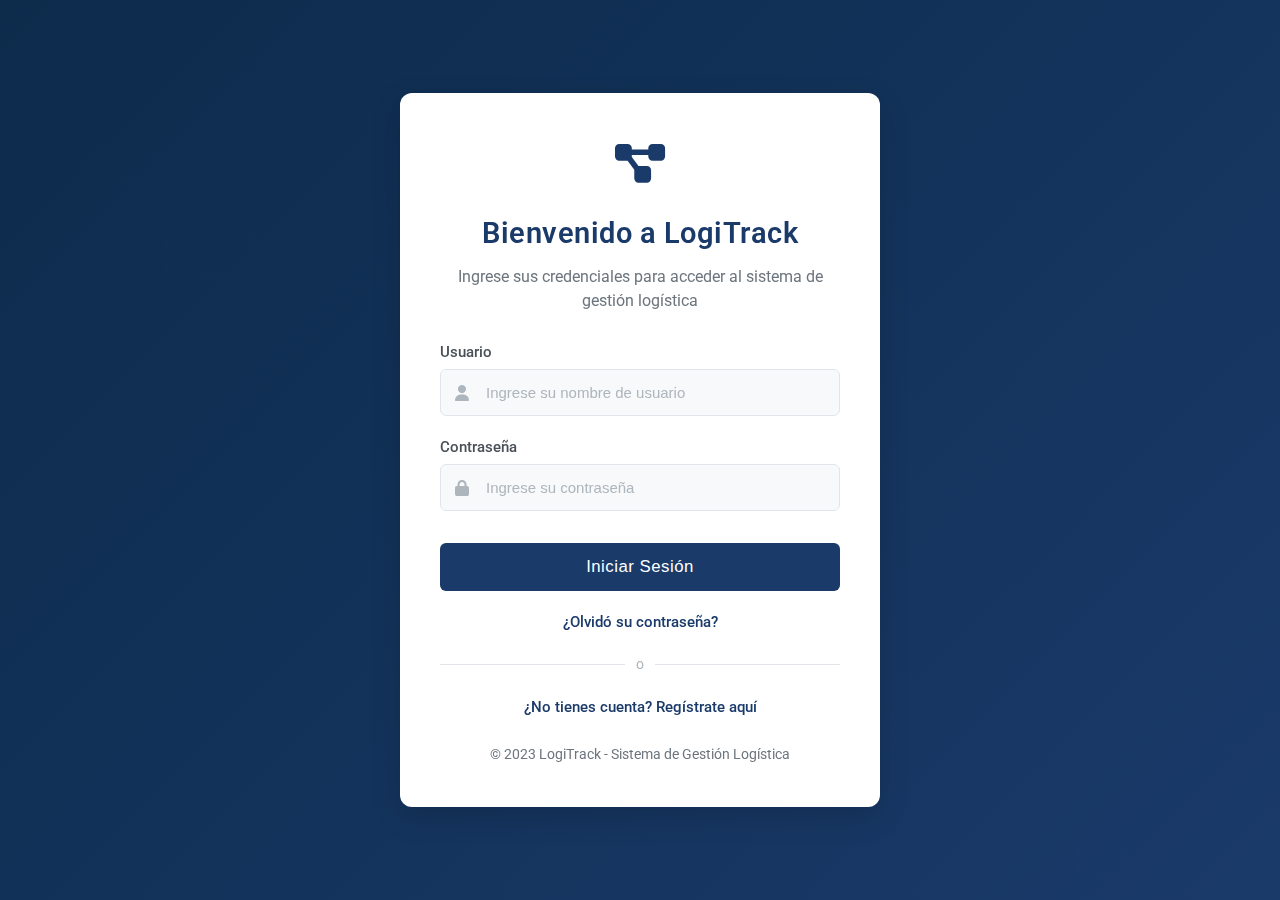
<file: login.html>
<!DOCTYPE html>
<html lang="es">
<head>
    <meta charset="UTF-8">
    <meta name="viewport" content="width=device-width, initial-scale=1.0">
    <title>LogiTrack - Iniciar Sesión</title>
    <link href="https://fonts.googleapis.com/css2?family=Roboto:wght@300;400;500;600;700&display=swap" rel="stylesheet">
    <link rel="stylesheet" href="https://cdnjs.cloudflare.com/ajax/libs/font-awesome/6.4.0/css/all.min.css">
    <link rel="stylesheet" href="css/login.css">
</head>
<body>
    <!-- Elementos decorativos de fondo -->
    <div class="background-elements" id="backgroundElements"></div>
    
    <div class="login-container">
        <div class="logo">
            <i class="fas fa-project-diagram"></i>
        </div>
        <h2>Bienvenido a LogiTrack</h2>
        <p>Ingrese sus credenciales para acceder al sistema de gestión logística</p>
        
        <form class="login-form" id="loginForm">
            <div class="input-group">
                <label for="username">Usuario</label>
                <div class="input-container">
                    <input type="text" id="username" name="username" required placeholder="Ingrese su nombre de usuario">
                    <i class="input-icon fas fa-user"></i>
                </div>
            </div>
            <div class="input-group">
                <label for="password">Contraseña</label>
                <div class="input-container">
                    <input type="password" id="password" name="password" required placeholder="Ingrese su contraseña">
                    <i class="input-icon fas fa-lock"></i>
                </div>
            </div>
            <button type="button" id="loginButton">Iniciar Sesión</button>
        </form>

        <div class="forgot-password">
            <a href="#">¿Olvidó su contraseña?</a>
        </div>
        
        <div class="separator">o</div>
        
        <div class="forgot-password">
            <a href="register.html">¿No tienes cuenta? Regístrate aquí</a>
        </div>
        
        <div class="copyright">
            &copy; 2023 LogiTrack - Sistema de Gestión Logística
        </div>
    </div>

    <script src="js/background-elements.js"></script>
    <script src="js/login.js"></script>
</body>
</html>
</file>
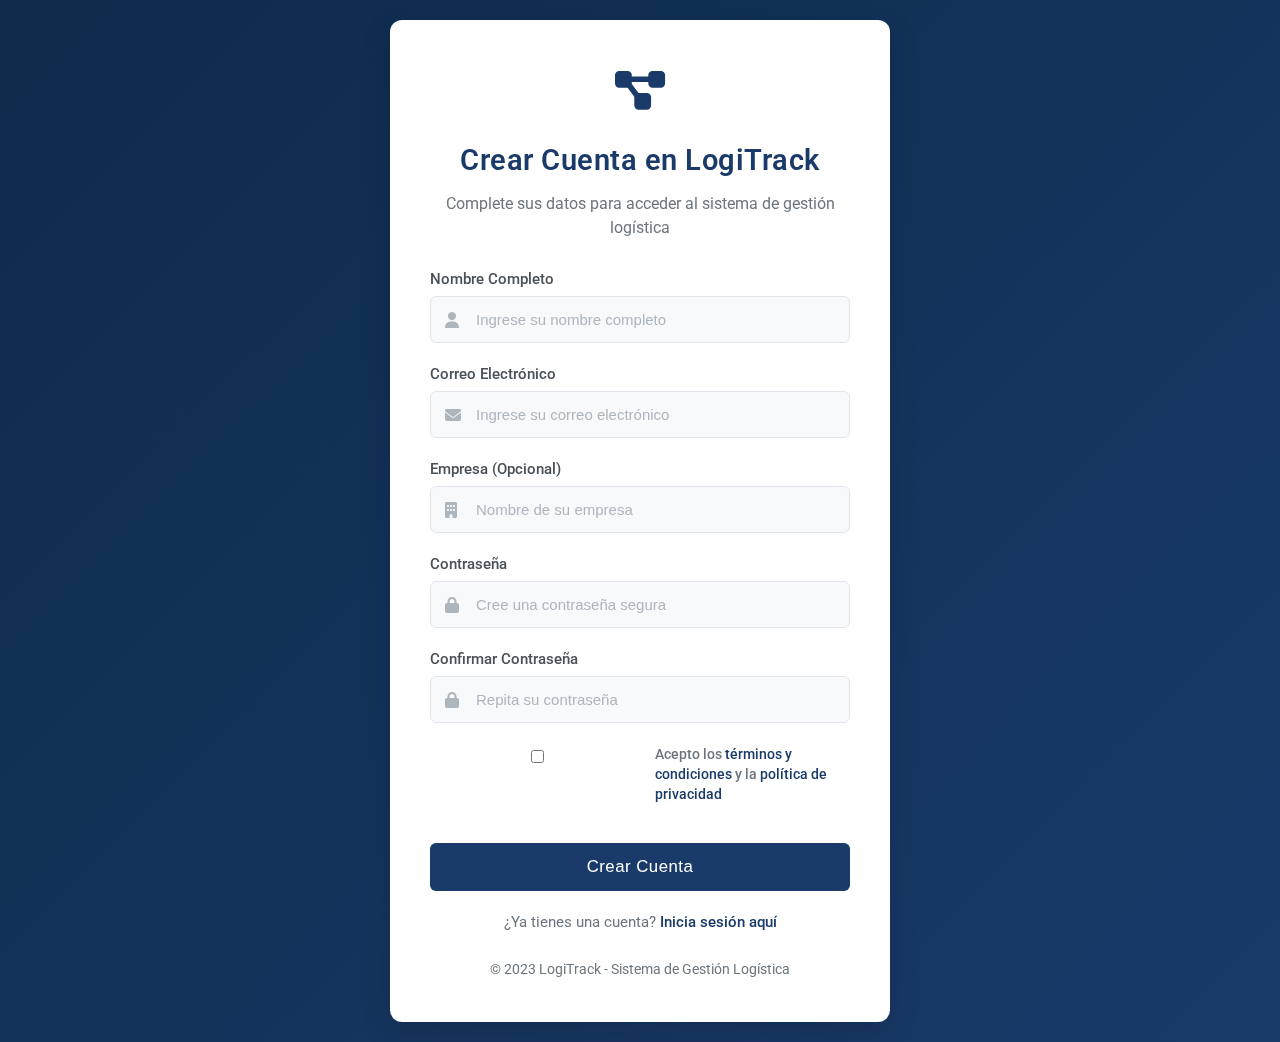
<file: register.html>
<!DOCTYPE html>
<html lang="es">
<head>
    <meta charset="UTF-8">
    <meta name="viewport" content="width=device-width, initial-scale=1.0">
    <title>LogiTrack - Crear Cuenta</title>
    <link href="https://fonts.googleapis.com/css2?family=Roboto:wght@300;400;500;600;700&display=swap" rel="stylesheet">
    <link rel="stylesheet" href="https://cdnjs.cloudflare.com/ajax/libs/font-awesome/6.4.0/css/all.min.css">
    <link rel="stylesheet" href="css/register.css">
</head>
<body>
    <!-- Elementos decorativos de fondo -->
    <div class="background-elements" id="backgroundElements"></div>
    
    <div class="register-container">
        <div class="logo">
            <i class="fas fa-project-diagram"></i>
        </div>
        <h2>Crear Cuenta en LogiTrack</h2>
        <p>Complete sus datos para acceder al sistema de gestión logística</p>
        
        <form class="register-form" id="registerForm">
            <div class="input-group">
                <label for="fullname">Nombre Completo</label>
                <div class="input-container">
                    <input type="text" id="fullname" name="fullname" required placeholder="Ingrese su nombre completo">
                    <i class="input-icon fas fa-user"></i>
                </div>
            </div>
            <div class="input-group">
                <label for="email">Correo Electrónico</label>
                <div class="input-container">
                    <input type="email" id="email" name="email" required placeholder="Ingrese su correo electrónico">
                    <i class="input-icon fas fa-envelope"></i>
                </div>
            </div>
            <div class="input-group">
                <label for="company">Empresa (Opcional)</label>
                <div class="input-container">
                    <input type="text" id="company" name="company" placeholder="Nombre de su empresa">
                    <i class="input-icon fas fa-building"></i>
                </div>
            </div>
            <div class="input-group">
                <label for="password">Contraseña</label>
                <div class="input-container">
                    <input type="password" id="password" name="password" required placeholder="Cree una contraseña segura">
                    <i class="input-icon fas fa-lock"></i>
                </div>
            </div>
            <div class="input-group">
                <label for="confirm-password">Confirmar Contraseña</label>
                <div class="input-container">
                    <input type="password" id="confirm-password" name="confirm-password" required placeholder="Repita su contraseña">
                    <i class="input-icon fas fa-lock"></i>
                </div>
            </div>
            <div class="terms">
                <input type="checkbox" id="terms" name="terms" required>
                <label for="terms">Acepto los <a href="#">términos y condiciones</a> y la <a href="#">política de privacidad</a></label>
            </div>
            <button type="button" id="registerButton">Crear Cuenta</button>
        </form>

        <div class="login-link">
            ¿Ya tienes una cuenta? <a href="login.html">Inicia sesión aquí</a>
        </div>
        
        <div class="copyright">
            &copy; 2023 LogiTrack - Sistema de Gestión Logística
        </div>
    </div>

    <script src="js/background-elements.js"></script>
    <script src="js/register.js"></script>
</body>
</html>
</file>
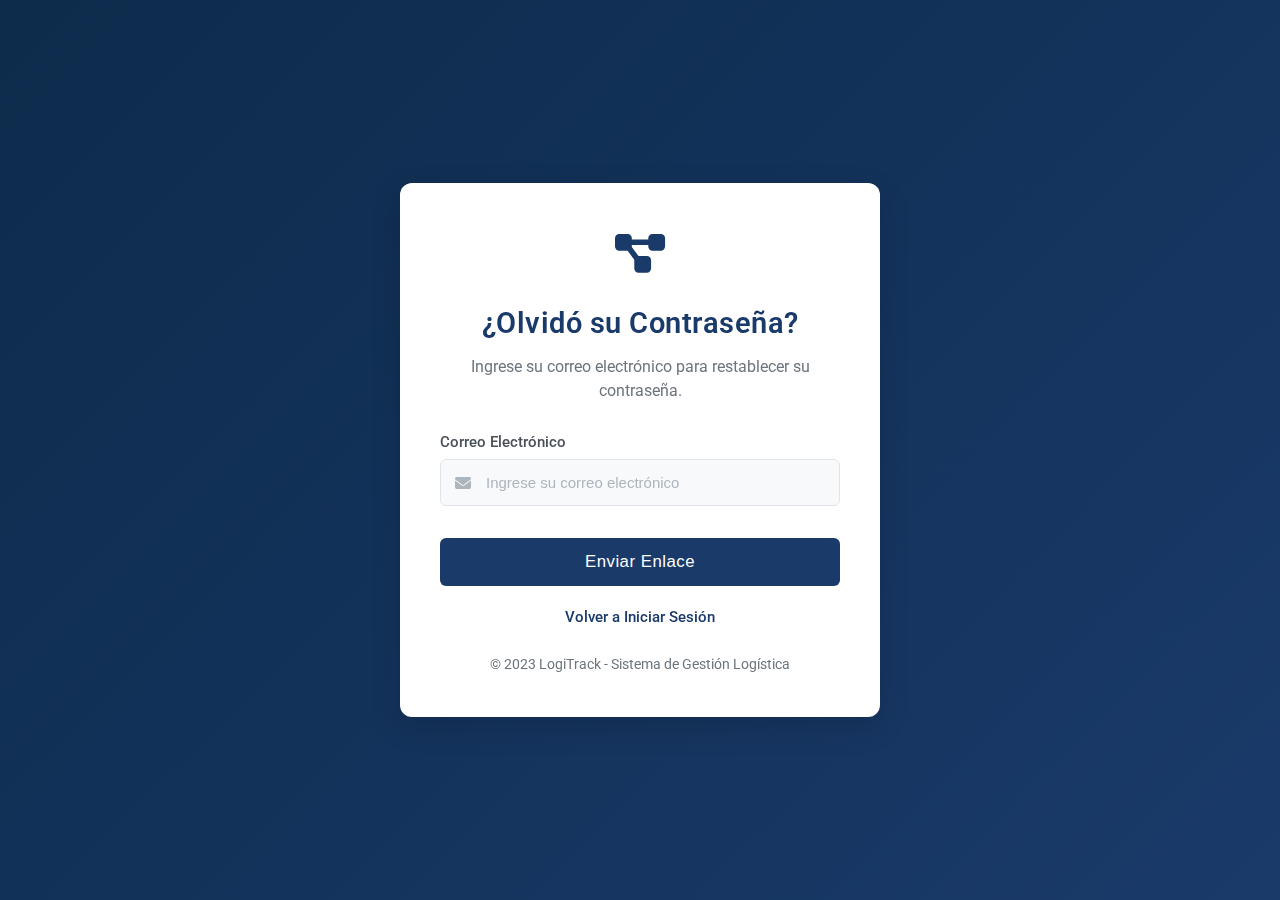
<file: Downloads/Logitrack-app-main/forgot-password.html>
<!DOCTYPE html>
<html lang="es">
<head>
    <meta charset="UTF-8">
    <meta name="viewport" content="width=device-width, initial-scale=1.0">
    <title>LogiTrack - Restablecer Contraseña</title>
    <link href="https://fonts.googleapis.com/css2?family=Roboto:wght@300;400;500;600;700&display=swap" rel="stylesheet">
    <link rel="stylesheet" href="https://cdnjs.cloudflare.com/ajax/libs/font-awesome/6.4.0/css/all.min.css">
    <link rel="stylesheet" href="css/login.css"> </head>
<body>
    <div class="background-elements" id="backgroundElements"></div>
    
    <div class="login-container">
        <div class="logo">
            <i class="fas fa-project-diagram"></i>
        </div>
        <h2>¿Olvidó su Contraseña?</h2>
        <p>Ingrese su correo electrónico para restablecer su contraseña.</p>
        
        <form class="login-form" id="resetForm">
            <div class="input-group">
                <label for="email">Correo Electrónico</label>
                <div class="input-container">
                    <input type="email" id="email" name="email" required placeholder="Ingrese su correo electrónico">
                    <i class="input-icon fas fa-envelope"></i>
                </div>
            </div>
            <button type="submit" id="resetButton">Enviar Enlace</button>
        </form>

        <div class="forgot-password">
            <a href="login.html">Volver a Iniciar Sesión</a>
        </div>
        
        <div class="copyright">
            &copy; 2023 LogiTrack - Sistema de Gestión Logística
        </div>
    </div>

    <script src="js/background-elements.js"></script>
    <script src="js/forgot-password.js"></script>
</body>
</html>
</file>
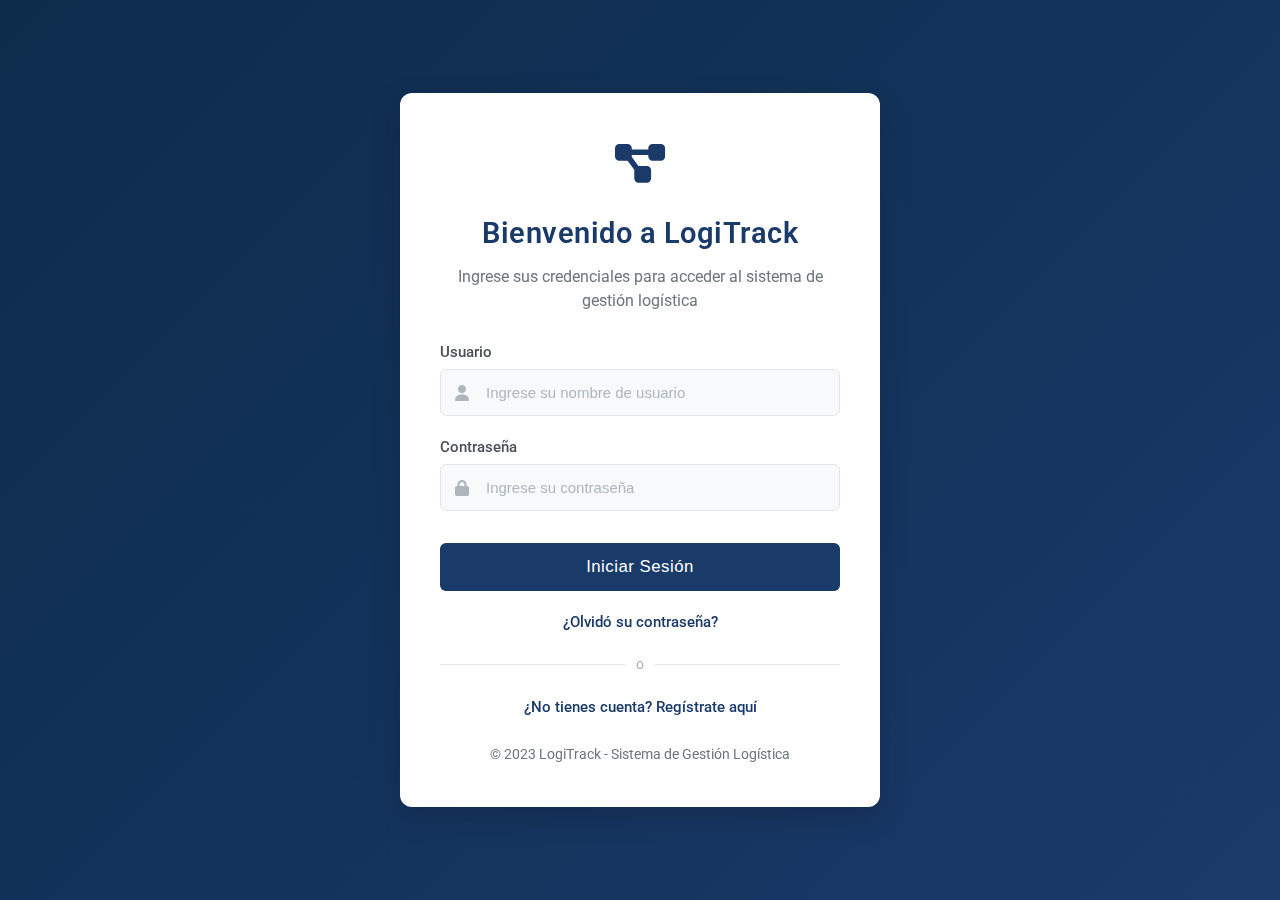
<file: Downloads/Logitrack-app-main/login.html>
<!DOCTYPE html>
<html lang="es">
<head>
    <meta charset="UTF-8">
    <meta name="viewport" content="width=device-width, initial-scale=1.0">
    <title>LogiTrack - Iniciar Sesión</title>
    <link href="https://fonts.googleapis.com/css2?family=Roboto:wght@300;400;500;600;700&display=swap" rel="stylesheet">
    <link rel="stylesheet" href="https://cdnjs.cloudflare.com/ajax/libs/font-awesome/6.4.0/css/all.min.css">
    <link rel="stylesheet" href="css/login.css"> </head>
<body>
    <div class="background-elements" id="backgroundElements"></div>
    
    <div class="login-container">
        <div class="logo">
            <i class="fas fa-project-diagram"></i>
        </div>
        <h2>Bienvenido a LogiTrack</h2>
        <p>Ingrese sus credenciales para acceder al sistema de gestión logística</p>
        
        <form class="login-form" id="loginForm">
            <div class="input-group">
                <label for="username">Usuario</label>
                <div class="input-container">
                    <input type="text" id="username" name="username" required placeholder="Ingrese su nombre de usuario">
                    <i class="input-icon fas fa-user"></i>
                </div>
            </div>
            <div class="input-group">
                <label for="password">Contraseña</label>
                <div class="input-container">
                    <input type="password" id="password" name="password" required placeholder="Ingrese su contraseña">
                    <i class="input-icon fas fa-lock"></i>
                </div>
            </div>
            <button type="submit" id="loginButton">Iniciar Sesión</button>
        </form>

        <div class="forgot-password">
            <a href="forgot-password.html">¿Olvidó su contraseña?</a>
        </div>
        
        <div class="separator">o</div>
        
        <div class="forgot-password">
            <a href="register.html">¿No tienes cuenta? Regístrate aquí</a>
        </div>
        
        <div class="copyright">
            &copy; 2023 LogiTrack - Sistema de Gestión Logística
        </div>
    </div>

    <script src="js/background-elements.js"></script>
    <script src="js/login.js"></script>
</body>
</html>
</file>
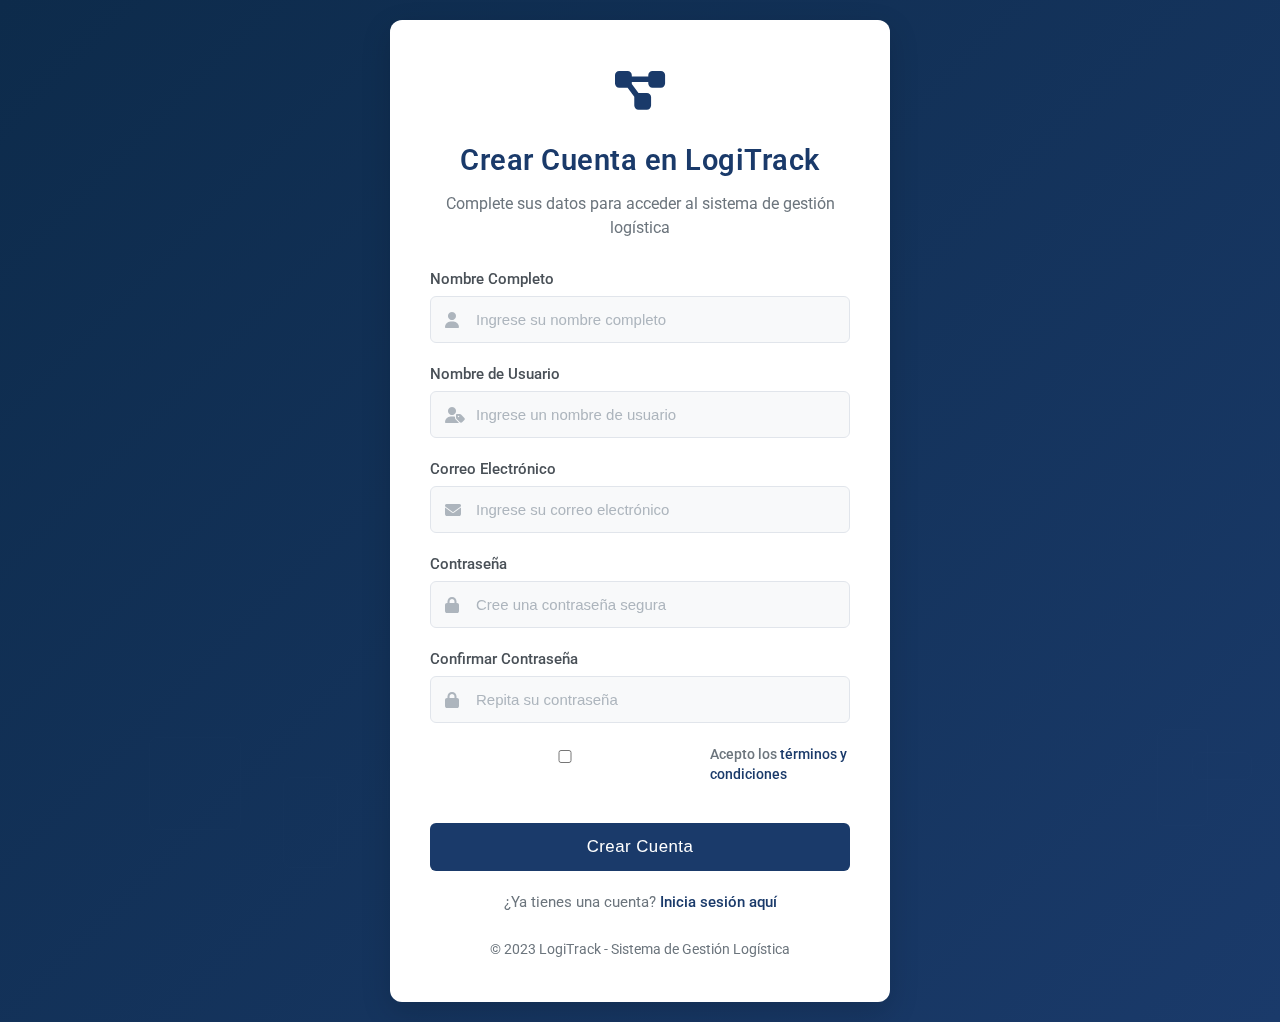
<file: Downloads/Logitrack-app-main/register.html>
<!DOCTYPE html>
<html lang="es">
<head>
    <meta charset="UTF-8">
    <meta name="viewport" content="width=device-width, initial-scale=1.0">
    <title>LogiTrack - Crear Cuenta</title>
    <link href="https://fonts.googleapis.com/css2?family=Roboto:wght@300;400;500;600;700&display=swap" rel="stylesheet">
    <link rel="stylesheet" href="https://cdnjs.cloudflare.com/ajax/libs/font-awesome/6.4.0/css/all.min.css">
    <link rel="stylesheet" href="css/register.css"> </head>
<body>
    <div class="background-elements" id="backgroundElements"></div>
    
    <div class="register-container">
        <div class="logo">
            <i class="fas fa-project-diagram"></i>
        </div>
        <h2>Crear Cuenta en LogiTrack</h2>
        <p>Complete sus datos para acceder al sistema de gestión logística</p>
        
        <form class="register-form" id="registerForm">
            <div class="input-group">
                <label for="fullname">Nombre Completo</label>
                <div class="input-container">
                    <input type="text" id="fullname" name="fullname" required placeholder="Ingrese su nombre completo">
                    <i class="input-icon fas fa-user"></i>
                </div>
            </div>
             <div class="input-group">
                <label for="username">Nombre de Usuario</label>
                <div class="input-container">
                    <input type="text" id="username" name="username" required placeholder="Ingrese un nombre de usuario">
                    <i class="input-icon fas fa-user-tag"></i>
                </div>
            </div>
            <div class="input-group">
                <label for="email">Correo Electrónico</label>
                <div class="input-container">
                    <input type="email" id="email" name="email" required placeholder="Ingrese su correo electrónico">
                    <i class="input-icon fas fa-envelope"></i>
                </div>
            </div>
            <div class="input-group">
                <label for="password">Contraseña</label>
                <div class="input-container">
                    <input type="password" id="password" name="password" required placeholder="Cree una contraseña segura">
                    <i class="input-icon fas fa-lock"></i>
                </div>
            </div>
            <div class="input-group">
                <label for="confirm-password">Confirmar Contraseña</label>
                <div class="input-container">
                    <input type="password" id="confirm-password" name="confirm-password" required placeholder="Repita su contraseña">
                    <i class="input-icon fas fa-lock"></i>
                </div>
            </div>
            <div class="terms">
                <input type="checkbox" id="terms" name="terms" required>
                <label for="terms">Acepto los <a href="#">términos y condiciones</a></label>
            </div>
            <button type="submit" id="registerButton">Crear Cuenta</button>
        </form>

        <div class="login-link">
            ¿Ya tienes una cuenta? <a href="login.html">Inicia sesión aquí</a>
        </div>
        
        <div class="copyright">
            &copy; 2023 LogiTrack - Sistema de Gestión Logística
        </div>
    </div>

    <script src="js/background-elements.js"></script>
    <script src="js/register.js"></script>
</body>
</html>
</file>
<file: css/login.css>
/* Estilos generales */
* {
    margin: 0;
    padding: 0;
    box-sizing: border-box;
}

body {
    font-family: 'Roboto', sans-serif;
    background: linear-gradient(135deg, #0d2b4b 0%, #1a3a6a 100%);
    margin: 0;
    padding: 0;
    display: flex;
    justify-content: center;
    align-items: center;
    min-height: 100vh;
    color: #333;
    overflow-x: hidden;
    position: relative;
}

/* Elementos decorativos de fondo */
.background-elements {
    position: absolute;
    top: 0;
    left: 0;
    width: 100%;
    height: 100%;
    z-index: 0;
    overflow: hidden;
}

.element {
    position: absolute;
    border: 1px solid rgba(255, 255, 255, 0.07);
    border-radius: 8px;
    animation: float 20s infinite ease-in-out;
}

@keyframes float {
    0%, 100% {
        transform: translateY(0) translateX(0) rotate(0deg);
    }
    33% {
        transform: translateY(-20px) translateX(15px) rotate(3deg);
    }
    66% {
        transform: translateY(10px) translateX(-20px) rotate(-3deg);
    }
}

/* Contenedor principal */
.login-container {
    background-color: #ffffff;
    padding: 45px 40px;
    border-radius: 12px;
    box-shadow: 0 10px 30px rgba(0, 0, 0, 0.15);
    width: 100%;
    max-width: 480px;
    text-align: center;
    position: relative;
    z-index: 1;
    animation: fadeIn 0.8s ease-out;
    transform-style: preserve-3d;
}

@keyframes fadeIn {
    from {
        opacity: 0;
        transform: translateY(20px);
    }
    to {
        opacity: 1;
        transform: translateY(0);
    }
}

.logo {
    margin-bottom: 25px;
    color: #1a3a6a;
    font-size: 2.8rem;
}

.login-container h2 {
    margin-bottom: 15px;
    color: #1a3a6a;
    font-size: 1.8em;
    font-weight: 600;
    letter-spacing: 0.5px;
    animation: slideInFromTop 0.8s ease-out;
}

@keyframes slideInFromTop {
    from {
        opacity: 0;
        transform: translateY(-20px);
    }
    to {
        opacity: 1;
        transform: translateY(0);
    }
}

.login-container p {
    color: #6c757d;
    margin-bottom: 30px;
    font-weight: 400;
    line-height: 1.5;
    animation: fadeIn 1s ease-out 0.2s both;
}

/* Formulario de login */
.login-form {
    animation: fadeIn 1s ease-out 0.4s both;
}

.login-form .input-group {
    margin-bottom: 22px;
    text-align: left;
    position: relative;
}

.login-form label {
    display: block;
    margin-bottom: 8px;
    font-weight: 500;
    color: #495057;
    font-size: 0.95em;
    transition: all 0.3s ease;
}

.input-container {
    position: relative;
}

.login-form input {
    width: 100%;
    padding: 14px 15px 14px 45px;
    background-color: #f8f9fa;
    border: 1px solid #e1e5eb;
    border-radius: 6px;
    font-size: 15px;
    color: #495057;
    transition: all 0.3s ease;
}

.login-form input::placeholder {
    color: #adb5bd;
}

.login-form input:focus {
    outline: none;
    background-color: #ffffff;
    border-color: #1a3a6a;
    box-shadow: 0 0 0 3px rgba(26, 58, 106, 0.1);
}

.input-icon {
    position: absolute;
    left: 15px;
    top: 50%;
    transform: translateY(-50%);
    color: #adb5bd;
    transition: all 0.3s ease;
}

.login-form input:focus + .input-icon {
    color: #1a3a6a;
}

/* Botón de Iniciar Sesión */
.login-form button {
    width: 100%;
    padding: 14px;
    background-color: #1a3a6a;
    color: white;
    border: none;
    border-radius: 6px;
    font-size: 1.05em;
    font-weight: 500;
    cursor: pointer;
    transition: all 0.3s ease;
    letter-spacing: 0.5px;
    margin-top: 10px;
}

.login-form button:hover {
    background-color: #15294d;
    transform: translateY(-2px);
    box-shadow: 0 4px 12px rgba(26, 58, 106, 0.2);
}

.login-form button:active {
    transform: translateY(0);
}

/* Enlace de recuperación de contraseña */
.forgot-password {
    margin-top: 22px;
    font-size: 0.95em;
    animation: fadeIn 1s ease-out 0.6s both;
}

.forgot-password a {
    color: #1a3a6a;
    text-decoration: none;
    transition: all 0.3s ease;
    font-weight: 500;
}

.forgot-password a:hover {
    text-decoration: underline;
    color: #0d2b4b;
}

/* Separador */
.separator {
    display: flex;
    align-items: center;
    text-align: center;
    margin: 25px 0;
    color: #adb5bd;
    font-size: 0.9em;
    animation: fadeIn 1s ease-out 0.8s both;
}

.separator::before,
.separator::after {
    content: '';
    flex: 1;
    border-bottom: 1px solid #e1e5eb;
}

.separator:not(:empty)::before {
    margin-right: .75em;
}

.separator:not(:empty)::after {
    margin-left: .75em;
}

/* Copyright */
.copyright {
    margin-top: 30px;
    font-size: 0.85em;
    color: #6c757d;
    animation: fadeIn 1s ease-out 1s both;
}

/* Responsive */
@media (max-width: 500px) {
    .login-container {
        padding: 35px 25px;
        margin: 0 15px;
    }
    
    .login-container h2 {
        font-size: 1.6em;
    }
    
    .logo {
        font-size: 2.4rem;
    }
}
</file>
<file: css/register.css>
/* Estilos generales */
* {
    margin: 0;
    padding: 0;
    box-sizing: border-box;
}

body {
    font-family: 'Roboto', sans-serif;
    background: linear-gradient(135deg, #0d2b4b 0%, #1a3a6a 100%);
    margin: 0;
    padding: 0;
    display: flex;
    justify-content: center;
    align-items: center;
    min-height: 100vh;
    color: #333;
    overflow-x: hidden;
    position: relative;
}

/* Elementos decorativos de fondo */
.background-elements {
    position: absolute;
    top: 0;
    left: 0;
    width: 100%;
    height: 100%;
    z-index: 0;
    overflow: hidden;
}

.element {
    position: absolute;
    border: 1px solid rgba(255, 255, 255, 0.07);
    border-radius: 8px;
    animation: float 20s infinite ease-in-out;
}

@keyframes float {
    0%, 100% {
        transform: translateY(0) translateX(0) rotate(0deg);
    }
    33% {
        transform: translateY(-20px) translateX(15px) rotate(3deg);
    }
    66% {
        transform: translateY(10px) translateX(-20px) rotate(-3deg);
    }
}

/* Contenedor principal */
.register-container {
    background-color: #ffffff;
    padding: 45px 40px;
    border-radius: 12px;
    box-shadow: 0 10px 30px rgba(0, 0, 0, 0.15);
    width: 100%;
    max-width: 500px;
    text-align: center;
    position: relative;
    z-index: 1;
    animation: fadeIn 0.8s ease-out;
    transform-style: preserve-3d;
    margin: 20px;
}

@keyframes fadeIn {
    from {
        opacity: 0;
        transform: translateY(20px);
    }
    to {
        opacity: 1;
        transform: translateY(0);
    }
}

.logo {
    margin-bottom: 25px;
    color: #1a3a6a;
    font-size: 2.8rem;
}

.register-container h2 {
    margin-bottom: 15px;
    color: #1a3a6a;
    font-size: 1.8em;
    font-weight: 600;
    letter-spacing: 0.5px;
    animation: slideInFromTop 0.8s ease-out;
}

@keyframes slideInFromTop {
    from {
        opacity: 0;
        transform: translateY(-20px);
    }
    to {
        opacity: 1;
        transform: translateY(0);
    }
}

.register-container p {
    color: #6c757d;
    margin-bottom: 30px;
    font-weight: 400;
    line-height: 1.5;
    animation: fadeIn 1s ease-out 0.2s both;
}

/* Formulario de registro */
.register-form {
    animation: fadeIn 1s ease-out 0.4s both;
}

.register-form .input-group {
    margin-bottom: 22px;
    text-align: left;
    position: relative;
}

.register-form label {
    display: block;
    margin-bottom: 8px;
    font-weight: 500;
    color: #495057;
    font-size: 0.95em;
    transition: all 0.3s ease;
}

.input-container {
    position: relative;
}

.register-form input {
    width: 100%;
    padding: 14px 15px 14px 45px;
    background-color: #f8f9fa;
    border: 1px solid #e1e5eb;
    border-radius: 6px;
    font-size: 15px;
    color: #495057;
    transition: all 0.3s ease;
}

.register-form input::placeholder {
    color: #adb5bd;
}

.register-form input:focus {
    outline: none;
    background-color: #ffffff;
    border-color: #1a3a6a;
    box-shadow: 0 0 0 3px rgba(26, 58, 106, 0.1);
}

.input-icon {
    position: absolute;
    left: 15px;
    top: 50%;
    transform: translateY(-50%);
    color: #adb5bd;
    transition: all 0.3s ease;
}

.register-form input:focus + .input-icon {
    color: #1a3a6a;
}

/* Términos y condiciones */
.terms {
    display: flex;
    align-items: flex-start;
    margin: 20px 0;
    text-align: left;
}

.terms input {
    margin-right: 10px;
    margin-top: 5px;
}

.terms label {
    font-size: 0.9em;
    color: #6c757d;
    line-height: 1.4;
}

.terms a {
    color: #1a3a6a;
    text-decoration: none;
}

.terms a:hover {
    text-decoration: underline;
}

/* Botón de Registro */
.register-form button {
    width: 100%;
    padding: 14px;
    background-color: #1a3a6a;
    color: white;
    border: none;
    border-radius: 6px;
    font-size: 1.05em;
    font-weight: 500;
    cursor: pointer;
    transition: all 0.3s ease;
    letter-spacing: 0.5px;
    margin-top: 10px;
}

.register-form button:hover {
    background-color: #15294d;
    transform: translateY(-2px);
    box-shadow: 0 4px 12px rgba(26, 58, 106, 0.2);
}

.register-form button:active {
    transform: translateY(0);
}

/* Enlace para iniciar sesión */
.login-link {
    margin-top: 22px;
    font-size: 0.95em;
    animation: fadeIn 1s ease-out 0.6s both;
    color: #6c757d;
}

.login-link a {
    color: #1a3a6a;
    text-decoration: none;
    transition: all 0.3s ease;
    font-weight: 500;
}

.login-link a:hover {
    text-decoration: underline;
    color: #0d2b4b;
}

/* Copyright */
.copyright {
    margin-top: 30px;
    font-size: 0.85em;
    color: #6c757d;
    animation: fadeIn 1s ease-out 1s both;
}

/* Responsive */
@media (max-width: 500px) {
    .register-container {
        padding: 35px 25px;
        margin: 0 15px;
    }
    
    .register-container h2 {
        font-size: 1.6em;
    }
    
    .logo {
        font-size: 2.4rem;
    }
}
</file>
<file: Downloads/Logitrack-app-main/css/login.css>
/* Estilos generales */
* {
    margin: 0;
    padding: 0;
    box-sizing: border-box;
}

body {
    font-family: 'Roboto', sans-serif;
    background: linear-gradient(135deg, #0d2b4b 0%, #1a3a6a 100%);
    margin: 0;
    padding: 0;
    display: flex;
    justify-content: center;
    align-items: center;
    min-height: 100vh;
    color: #333;
    overflow-x: hidden;
    position: relative;
}

/* Elementos decorativos de fondo */
.background-elements {
    position: absolute;
    top: 0;
    left: 0;
    width: 100%;
    height: 100%;
    z-index: 0;
    overflow: hidden;
}

.element {
    position: absolute;
    border: 1px solid rgba(255, 255, 255, 0.07);
    border-radius: 8px;
    animation: float 20s infinite ease-in-out;
}

@keyframes float {
    0%, 100% {
        transform: translateY(0) translateX(0) rotate(0deg);
    }
    33% {
        transform: translateY(-20px) translateX(15px) rotate(3deg);
    }
    66% {
        transform: translateY(10px) translateX(-20px) rotate(-3deg);
    }
}

/* Contenedor principal */
.login-container {
    background-color: #ffffff;
    padding: 45px 40px;
    border-radius: 12px;
    box-shadow: 0 10px 30px rgba(0, 0, 0, 0.15);
    width: 100%;
    max-width: 480px;
    text-align: center;
    position: relative;
    z-index: 1;
    animation: fadeIn 0.8s ease-out;
    transform-style: preserve-3d;
}

@keyframes fadeIn {
    from {
        opacity: 0;
        transform: translateY(20px);
    }
    to {
        opacity: 1;
        transform: translateY(0);
    }
}

.logo {
    margin-bottom: 25px;
    color: #1a3a6a;
    font-size: 2.8rem;
}

.login-container h2 {
    margin-bottom: 15px;
    color: #1a3a6a;
    font-size: 1.8em;
    font-weight: 600;
    letter-spacing: 0.5px;
    animation: slideInFromTop 0.8s ease-out;
}

@keyframes slideInFromTop {
    from {
        opacity: 0;
        transform: translateY(-20px);
    }
    to {
        opacity: 1;
        transform: translateY(0);
    }
}

.login-container p {
    color: #6c757d;
    margin-bottom: 30px;
    font-weight: 400;
    line-height: 1.5;
    animation: fadeIn 1s ease-out 0.2s both;
}

/* Formulario de login */
.login-form {
    animation: fadeIn 1s ease-out 0.4s both;
}

.login-form .input-group {
    margin-bottom: 22px;
    text-align: left;
    position: relative;
}

.login-form label {
    display: block;
    margin-bottom: 8px;
    font-weight: 500;
    color: #495057;
    font-size: 0.95em;
    transition: all 0.3s ease;
}

.input-container {
    position: relative;
}

.login-form input {
    width: 100%;
    padding: 14px 15px 14px 45px;
    background-color: #f8f9fa;
    border: 1px solid #e1e5eb;
    border-radius: 6px;
    font-size: 15px;
    color: #495057;
    transition: all 0.3s ease;
}

.login-form input::placeholder {
    color: #adb5bd;
}

.login-form input:focus {
    outline: none;
    background-color: #ffffff;
    border-color: #1a3a6a;
    box-shadow: 0 0 0 3px rgba(26, 58, 106, 0.1);
}

.input-icon {
    position: absolute;
    left: 15px;
    top: 50%;
    transform: translateY(-50%);
    color: #adb5bd;
    transition: all 0.3s ease;
}

.login-form input:focus + .input-icon {
    color: #1a3a6a;
}

/* Botón de Iniciar Sesión */
.login-form button {
    width: 100%;
    padding: 14px;
    background-color: #1a3a6a;
    color: white;
    border: none;
    border-radius: 6px;
    font-size: 1.05em;
    font-weight: 500;
    cursor: pointer;
    transition: all 0.3s ease;
    letter-spacing: 0.5px;
    margin-top: 10px;
}

.login-form button:hover {
    background-color: #15294d;
    transform: translateY(-2px);
    box-shadow: 0 4px 12px rgba(26, 58, 106, 0.2);
}

.login-form button:active {
    transform: translateY(0);
}

/* Enlace de recuperación de contraseña */
.forgot-password {
    margin-top: 22px;
    font-size: 0.95em;
    animation: fadeIn 1s ease-out 0.6s both;
}

.forgot-password a {
    color: #1a3a6a;
    text-decoration: none;
    transition: all 0.3s ease;
    font-weight: 500;
}

.forgot-password a:hover {
    text-decoration: underline;
    color: #0d2b4b;
}

/* Separador */
.separator {
    display: flex;
    align-items: center;
    text-align: center;
    margin: 25px 0;
    color: #adb5bd;
    font-size: 0.9em;
    animation: fadeIn 1s ease-out 0.8s both;
}

.separator::before,
.separator::after {
    content: '';
    flex: 1;
    border-bottom: 1px solid #e1e5eb;
}

.separator:not(:empty)::before {
    margin-right: .75em;
}

.separator:not(:empty)::after {
    margin-left: .75em;
}

/* Copyright */
.copyright {
    margin-top: 30px;
    font-size: 0.85em;
    color: #6c757d;
    animation: fadeIn 1s ease-out 1s both;
}

/* Responsive */
@media (max-width: 500px) {
    .login-container {
        padding: 35px 25px;
        margin: 0 15px;
    }
    
    .login-container h2 {
        font-size: 1.6em;
    }
    
    .logo {
        font-size: 2.4rem;
    }
}
</file>
<file: Downloads/Logitrack-app-main/css/register.css>
/* Estilos generales */
* {
    margin: 0;
    padding: 0;
    box-sizing: border-box;
}

body {
    font-family: 'Roboto', sans-serif;
    background: linear-gradient(135deg, #0d2b4b 0%, #1a3a6a 100%);
    margin: 0;
    padding: 0;
    display: flex;
    justify-content: center;
    align-items: center;
    min-height: 100vh;
    color: #333;
    overflow-x: hidden;
    position: relative;
}

/* Elementos decorativos de fondo */
.background-elements {
    position: absolute;
    top: 0;
    left: 0;
    width: 100%;
    height: 100%;
    z-index: 0;
    overflow: hidden;
}

.element {
    position: absolute;
    border: 1px solid rgba(255, 255, 255, 0.07);
    border-radius: 8px;
    animation: float 20s infinite ease-in-out;
}

@keyframes float {
    0%, 100% {
        transform: translateY(0) translateX(0) rotate(0deg);
    }
    33% {
        transform: translateY(-20px) translateX(15px) rotate(3deg);
    }
    66% {
        transform: translateY(10px) translateX(-20px) rotate(-3deg);
    }
}

/* Contenedor principal */
.register-container {
    background-color: #ffffff;
    padding: 45px 40px;
    border-radius: 12px;
    box-shadow: 0 10px 30px rgba(0, 0, 0, 0.15);
    width: 100%;
    max-width: 500px;
    text-align: center;
    position: relative;
    z-index: 1;
    animation: fadeIn 0.8s ease-out;
    transform-style: preserve-3d;
    margin: 20px;
}

@keyframes fadeIn {
    from {
        opacity: 0;
        transform: translateY(20px);
    }
    to {
        opacity: 1;
        transform: translateY(0);
    }
}

.logo {
    margin-bottom: 25px;
    color: #1a3a6a;
    font-size: 2.8rem;
}

.register-container h2 {
    margin-bottom: 15px;
    color: #1a3a6a;
    font-size: 1.8em;
    font-weight: 600;
    letter-spacing: 0.5px;
    animation: slideInFromTop 0.8s ease-out;
}

@keyframes slideInFromTop {
    from {
        opacity: 0;
        transform: translateY(-20px);
    }
    to {
        opacity: 1;
        transform: translateY(0);
    }
}

.register-container p {
    color: #6c757d;
    margin-bottom: 30px;
    font-weight: 400;
    line-height: 1.5;
    animation: fadeIn 1s ease-out 0.2s both;
}

/* Formulario de registro */
.register-form {
    animation: fadeIn 1s ease-out 0.4s both;
}

.register-form .input-group {
    margin-bottom: 22px;
    text-align: left;
    position: relative;
}

.register-form label {
    display: block;
    margin-bottom: 8px;
    font-weight: 500;
    color: #495057;
    font-size: 0.95em;
    transition: all 0.3s ease;
}

.input-container {
    position: relative;
}

.register-form input {
    width: 100%;
    padding: 14px 15px 14px 45px;
    background-color: #f8f9fa;
    border: 1px solid #e1e5eb;
    border-radius: 6px;
    font-size: 15px;
    color: #495057;
    transition: all 0.3s ease;
}

.register-form input::placeholder {
    color: #adb5bd;
}

.register-form input:focus {
    outline: none;
    background-color: #ffffff;
    border-color: #1a3a6a;
    box-shadow: 0 0 0 3px rgba(26, 58, 106, 0.1);
}

.input-icon {
    position: absolute;
    left: 15px;
    top: 50%;
    transform: translateY(-50%);
    color: #adb5bd;
    transition: all 0.3s ease;
}

.register-form input:focus + .input-icon {
    color: #1a3a6a;
}

/* Términos y condiciones */
.terms {
    display: flex;
    align-items: flex-start;
    margin: 20px 0;
    text-align: left;
}

.terms input {
    margin-right: 10px;
    margin-top: 5px;
}

.terms label {
    font-size: 0.9em;
    color: #6c757d;
    line-height: 1.4;
}

.terms a {
    color: #1a3a6a;
    text-decoration: none;
}

.terms a:hover {
    text-decoration: underline;
}

/* Botón de Registro */
.register-form button {
    width: 100%;
    padding: 14px;
    background-color: #1a3a6a;
    color: white;
    border: none;
    border-radius: 6px;
    font-size: 1.05em;
    font-weight: 500;
    cursor: pointer;
    transition: all 0.3s ease;
    letter-spacing: 0.5px;
    margin-top: 10px;
}

.register-form button:hover {
    background-color: #15294d;
    transform: translateY(-2px);
    box-shadow: 0 4px 12px rgba(26, 58, 106, 0.2);
}

.register-form button:active {
    transform: translateY(0);
}

/* Enlace para iniciar sesión */
.login-link {
    margin-top: 22px;
    font-size: 0.95em;
    animation: fadeIn 1s ease-out 0.6s both;
    color: #6c757d;
}

.login-link a {
    color: #1a3a6a;
    text-decoration: none;
    transition: all 0.3s ease;
    font-weight: 500;
}

.login-link a:hover {
    text-decoration: underline;
    color: #0d2b4b;
}

/* Copyright */
.copyright {
    margin-top: 30px;
    font-size: 0.85em;
    color: #6c757d;
    animation: fadeIn 1s ease-out 1s both;
}

/* Responsive */
@media (max-width: 500px) {
    .register-container {
        padding: 35px 25px;
        margin: 0 15px;
    }
    
    .register-container h2 {
        font-size: 1.6em;
    }
    
    .logo {
        font-size: 2.4rem;
    }
}
</file>
